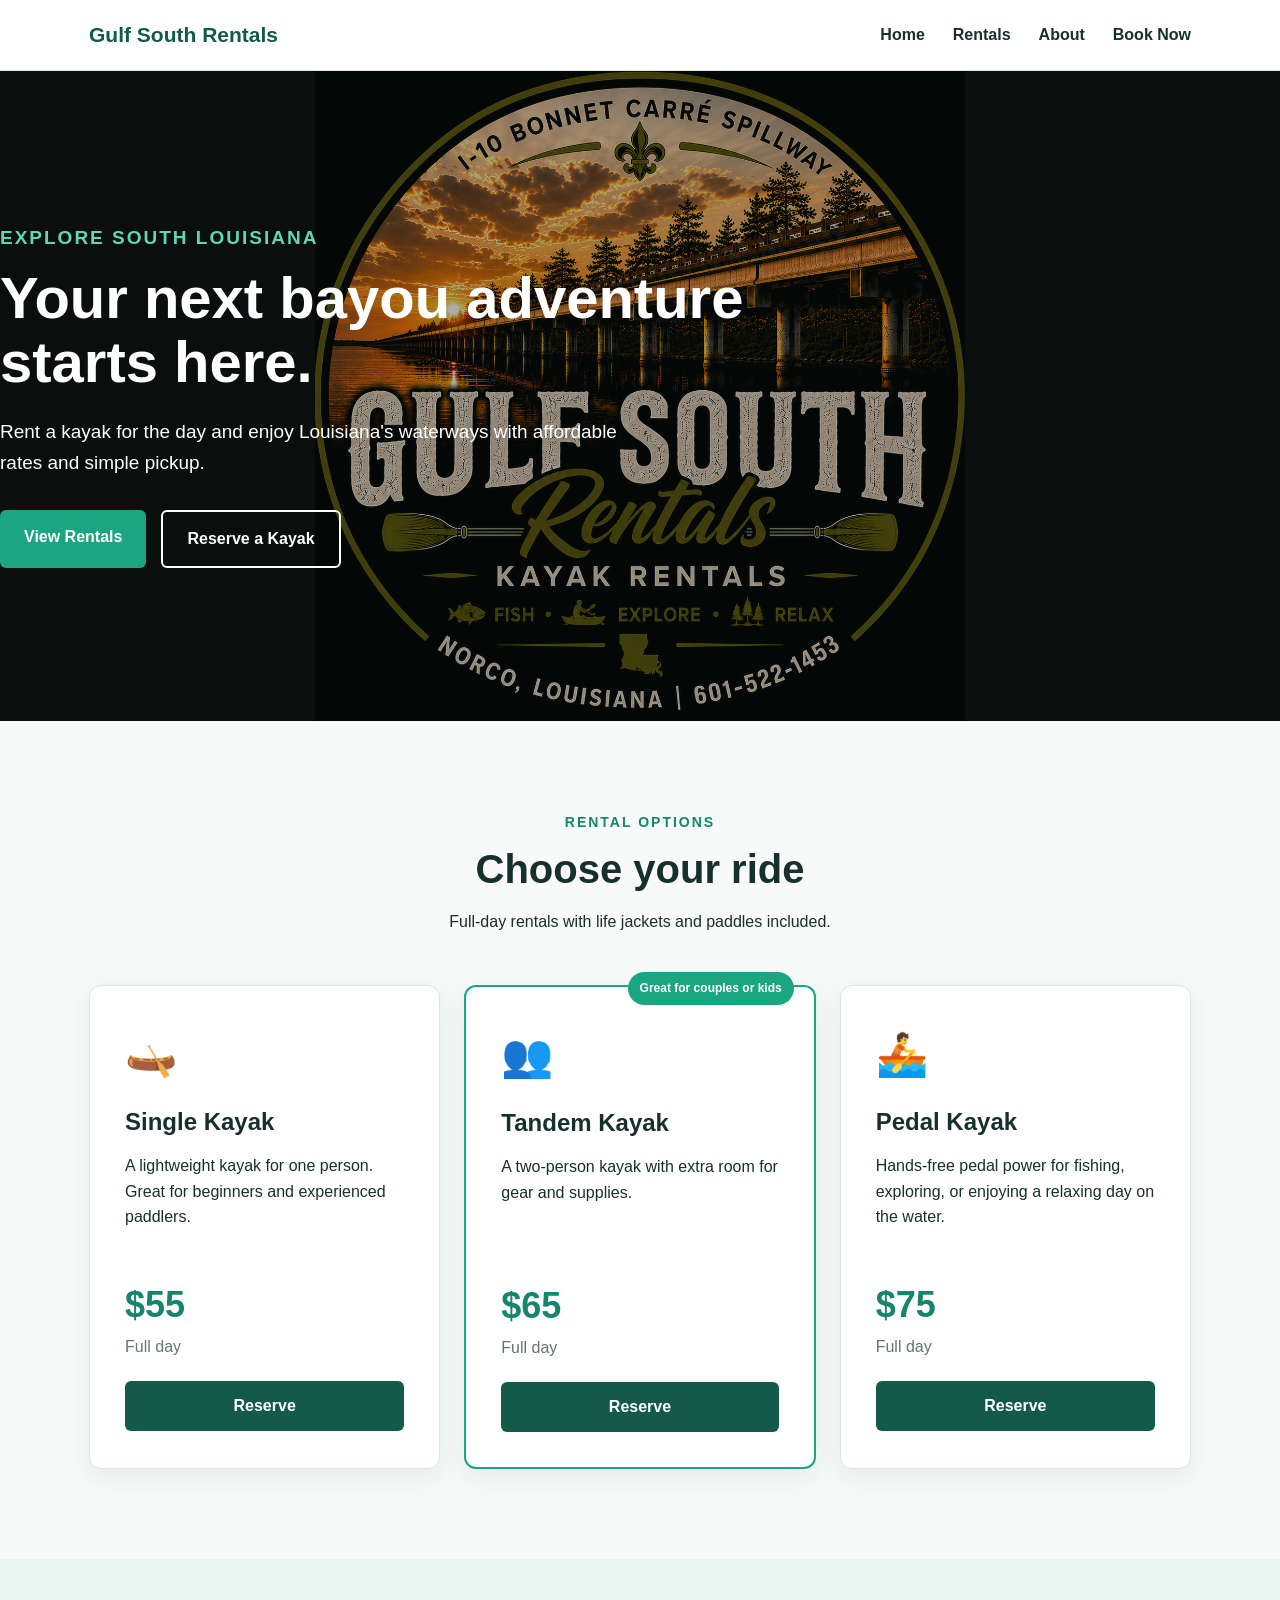
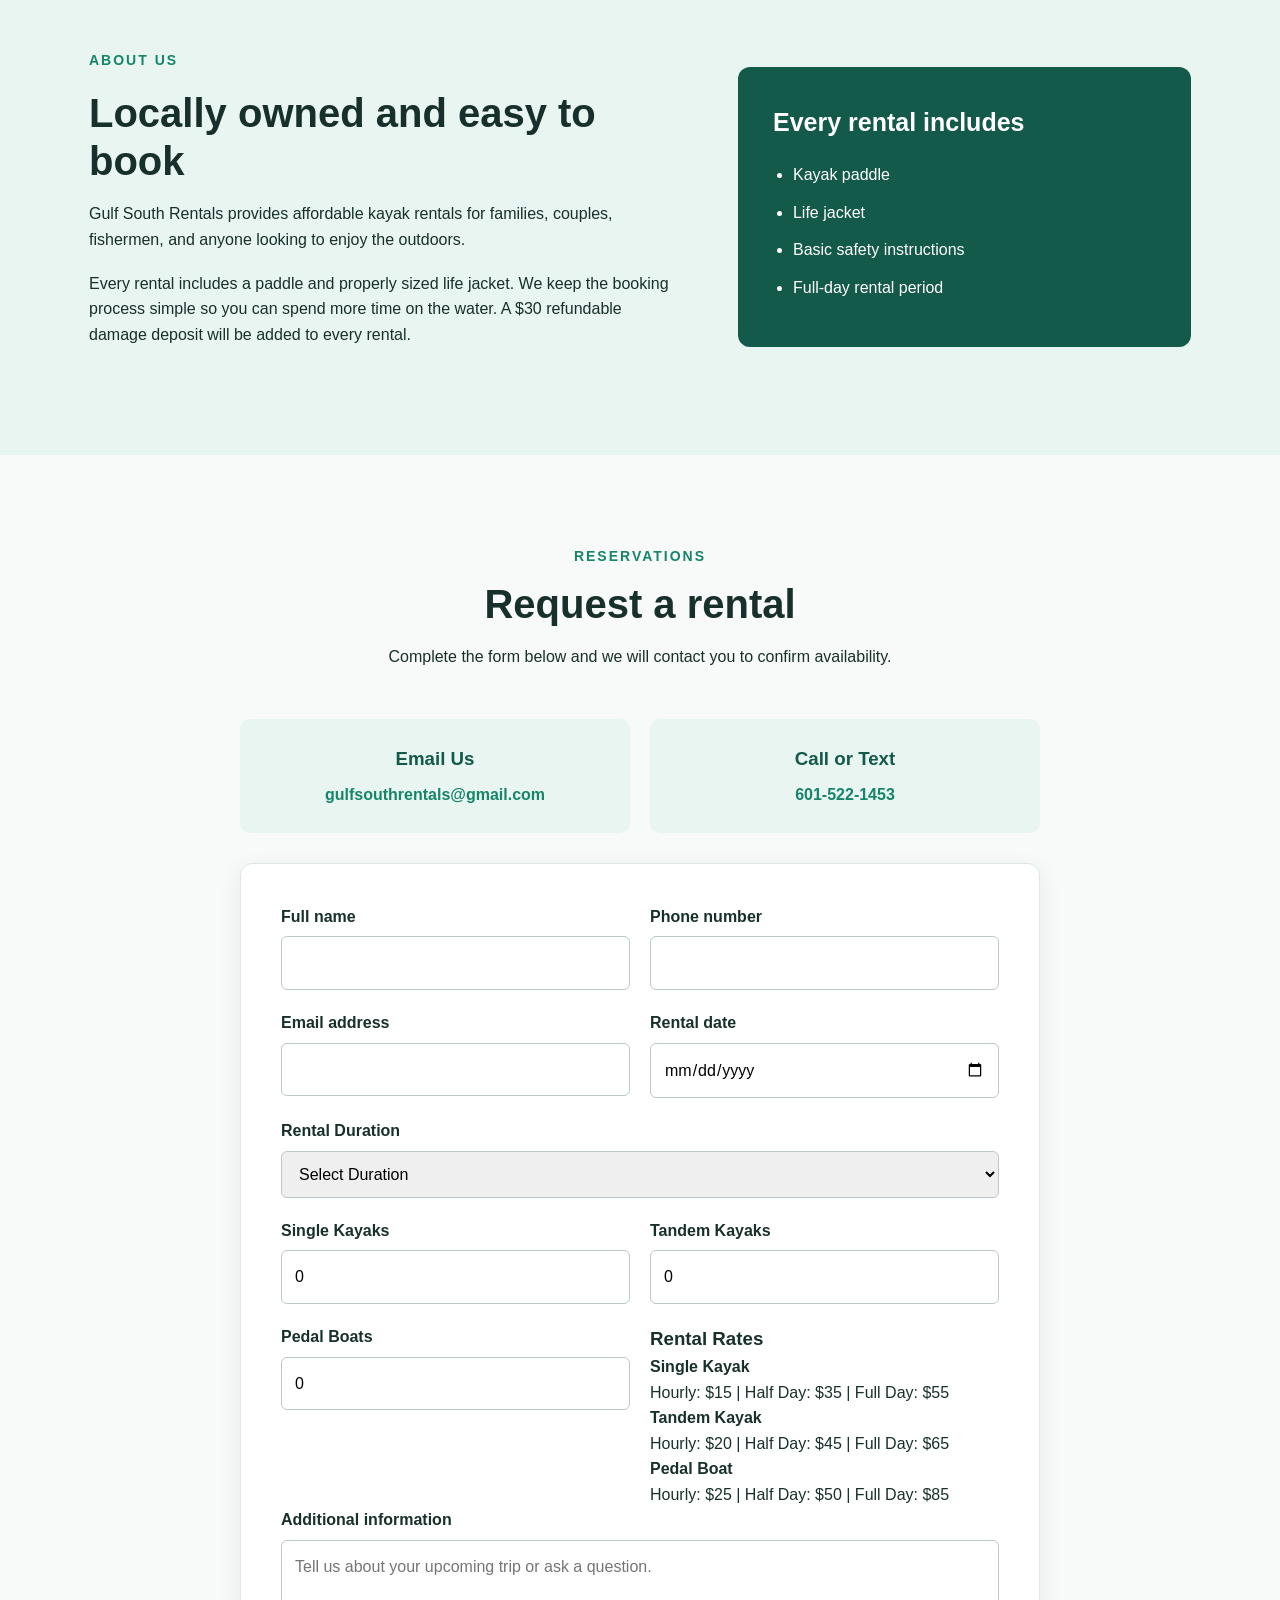
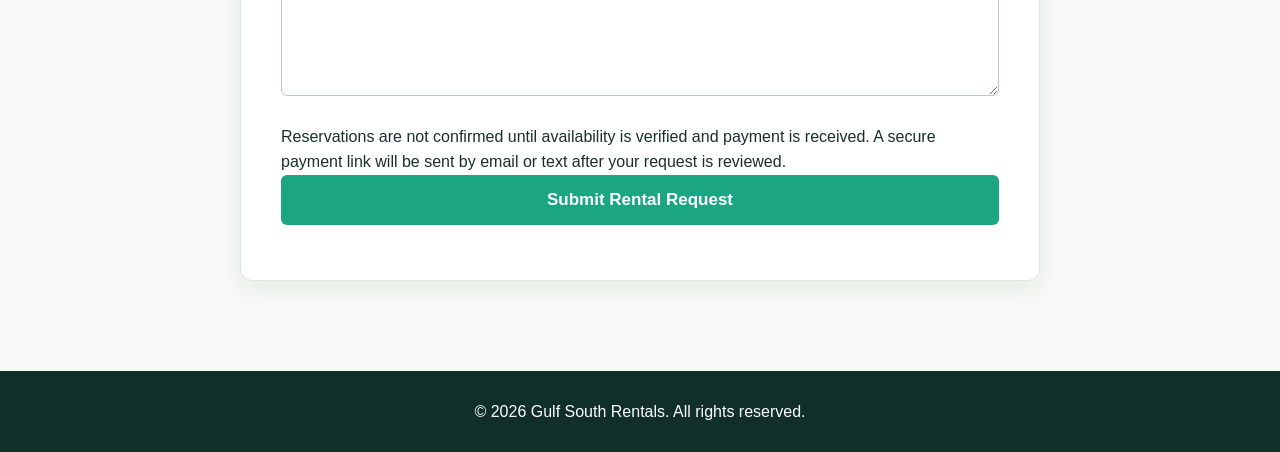
<file: index.html>
<!DOCTYPE html>
<html lang="en">
<head>
    <meta charset="UTF-8">

    <meta
        name="viewport"
        content="width=device-width, initial-scale=1.0"
    >

    <meta
        name="description"
        content="Affordable kayak rentals in South Louisiana."
    >

    <title>Gulf South Kayak Rentals</title>
<link rel="icon" type="image/png" href="logo.png.png">
    <link rel="stylesheet" href="style.css">
</head>

<body>

    <header>
        <nav class="navbar">
            <div class="logo">Gulf South Rentals</div>

            <button
                class="menu-button"
                id="menuButton"
                aria-label="Open navigation menu"
            >
                ☰
            </button>

            <div class="nav-links" id="navLinks">
                <a href="#home">Home</a>
                <a href="#rentals">Rentals</a>
                <a href="#about">About</a>
                <a href="#contact">Book Now</a>
            </div>
        </nav>
    </header>

    <main>

        <section class="hero" id="home">
            <div class="hero-content">
                <p class="small-heading">Explore South Louisiana</p>

                <h1>Your next bayou adventure starts here.</h1>

                <p>
                    Rent a kayak for the day and enjoy Louisiana's waterways
                    with affordable rates and simple pickup.
                </p>

                <div class="hero-buttons">
                    <a href="#rentals" class="button primary-button">
                        View Rentals
                    </a>

                    <a href="#contact" class="button secondary-button">
                        Reserve a Kayak
                    </a>
                </div>
            </div>
        </section>

        <section class="section" id="rentals">
            <div class="section-heading">
                <p class="small-heading">Rental Options</p>
                <h2>Choose your ride</h2>
                <p>
                    Full-day rentals with life jackets and paddles included.
                </p>
            </div>

            <div class="rental-grid">

                <article class="rental-card">
                    <div class="rental-icon">🛶</div>
                    <h3>Single Kayak</h3>
                    <p>
                        A lightweight kayak for one person. Great for beginners
                        and experienced paddlers.
                    </p>
                    <div class="price">$55</div>
                    <span>Full day</span>
                    <a href="#contact" class="card-button">Reserve</a>
                </article>

                <article class="rental-card featured-card">
                    <div class="popular-label">Great for couples or kids</div>
                    <div class="rental-icon">👥</div>
                    <h3>Tandem Kayak</h3>
                    <p>
                        A two-person kayak with extra room for gear and supplies.
                    </p>
                    <div class="price">$65</div>
                    <span>Full day</span>
                    <a href="#contact" class="card-button">Reserve</a>
                </article>

                <article class="rental-card">
                    <div class="rental-icon">🚣</div>
                    <h3>Pedal Kayak</h3>
                    <p>
                        Hands-free pedal power for fishing, exploring, or
                        enjoying a relaxing day on the water.
                    </p>
                    <div class="price">$75</div>
                    <span>Full day</span>
                    <a href="#contact" class="card-button">Reserve</a>
                </article>

            </div>
        </section>

        <section class="about-section" id="about">
            <div class="about-content">
                <div>
                    <p class="small-heading">About Us</p>
                    <h2>Locally owned and easy to book</h2>

                    <p>
                        Gulf South Rentals provides affordable kayak rentals
                        for families, couples, fishermen, and anyone looking
                        to enjoy the outdoors.
                    </p>

                    <p>
                        Every rental includes a paddle and properly sized life
                        jacket. We keep the booking process simple so you can
                        spend more time on the water. A $30 refundable damage deposit will be added to every rental.
                    </p>
                </div>

                <div class="included-box">
                    <h3>Every rental includes</h3>

                    <ul>
                        <li>Kayak paddle</li>
                        <li>Life jacket</li>
                        <li>Basic safety instructions</li>
                        <li>Full-day rental period</li>
                    </ul>
                </div>
            </div>
        </section>

        <section class="section" id="contact">
            <div class="section-heading">
                <p class="small-heading">Reservations</p>
                <h2>Request a rental</h2>
                <p>
                    Complete the form below and we will contact you to confirm
                    availability.
                </p>
            </div>
	<div class="contact-details">
    <div class="contact-item">
        <h3>Email Us</h3>
        <a href="mailto:gulfsouthrentals@gmail.com">
            gulfsouthrentals@gmail.com
        </a>
    </div>

    <div class="contact-item">
        <h3>Call or Text</h3>
        <a href="tel:+16015221453">
            601-522-1453
        </a>
    </div>
</div>

            <form
		class="booking-form"
		id="bookingForm"
		action="https://formspree.io/f/meeyajbb"
		method="post"
>
				
	<input
    type="hidden"
    name="_next"
    value="https://gulfsouthrentalsllc.com/waiver.html"
>

<input
    type="hidden"
    name="_replyto"
    value="gulfsouthrentals@gmail.com"
>


                <div class="form-row">
                    <div class="form-group">
                        <label for="name">Full name</label>
                        <input
                            type="text"
                            id="name"
                            name="name"
                            required
                        >
                    </div>

                    <div class="form-group">
                        <label for="phone">Phone number</label>
                        <input
                            type="tel"
                            id="phone"
                            name="phone"
                            required
                        >
                    </div>
                </div>

                <div class="form-row">
                    <div class="form-group">
                        <label for="email">Email address</label>
                        <input
                            type="email"
                            id="email"
                            name="email"
                            required
                        >
                    </div>

                    <div class="form-group">
                        <label for="rentalDate">Rental date</label>
                        <input
                            type="date"
                            id="rentalDate"
                            name="rentalDate"
                            required
                        >
                    </div>
                </div>
<!-- Rental Duration -->

<div class="form-group">
    <label for="rentalType">Rental Duration</label>

    <select id="rentalType" name="rentalType" required>
        <option value="">Select Duration</option>
        <option value="Hourly">Hourly</option>
        <option value="Half Day">Half Day</option>
        <option value="Full Day">Full Day</option>
    </select>
</div>

<!-- Kayak Quantities -->

<div class="form-row">

    <div class="form-group">
        <label>Single Kayaks</label>
        <input
            type="number"
            name="singleKayaks"
            min="0"
            value="0"
        >
    </div>

    <div class="form-group">
        <label>Tandem Kayaks</label>
        <input
            type="number"
            name="tandemKayaks"
            min="0"
            value="0"
        >
    </div>

</div>

<div class="form-row">

    <div class="form-group">
        <label>Pedal Boats</label>
        <input
            type="number"
            name="pedalBoats"
            min="0"
            value="0"
        >
    </div>
<div class="pricing-info">
    <h3>Rental Rates</h3>

    <p>
        <strong>Single Kayak</strong><br>
        Hourly: $15 | Half Day: $35 | Full Day: $55
    </p>

    <p>
        <strong>Tandem Kayak</strong><br>
        Hourly: $20 | Half Day: $45 | Full Day: $65
    </p>

    <p>
        <strong>Pedal Boat</strong><br>
        Hourly: $25 | Half Day: $50 | Full Day: $85
    </p>
</div>
</div>
               
                    </div>
                </div>

                <div class="form-group">
                    <label for="message">Additional information</label>

                    <textarea
                        id="message"
                        name="message"
                        rows="5"
                        placeholder="Tell us about your upcoming trip or ask a question."
                    ></textarea>
                </div>
<p class="reservation-notice">
Reservations are not confirmed until availability is verified and payment is received.
A secure payment link will be sent by email or text after your request is reviewed.
</p>
                <button type="submit" class="submit-button">
                    Submit Rental Request
                </button>

                <p class="form-message" id="formMessage"></p>
            </form>
        </section>

    </main>

    <footer>
        <p>
            © <span id="currentYear"></span> Gulf South Rentals.
            All rights reserved.
        </p>
    </footer>

    <script src="script.js.js?v=3"></script>
</body>
</html>
</file>
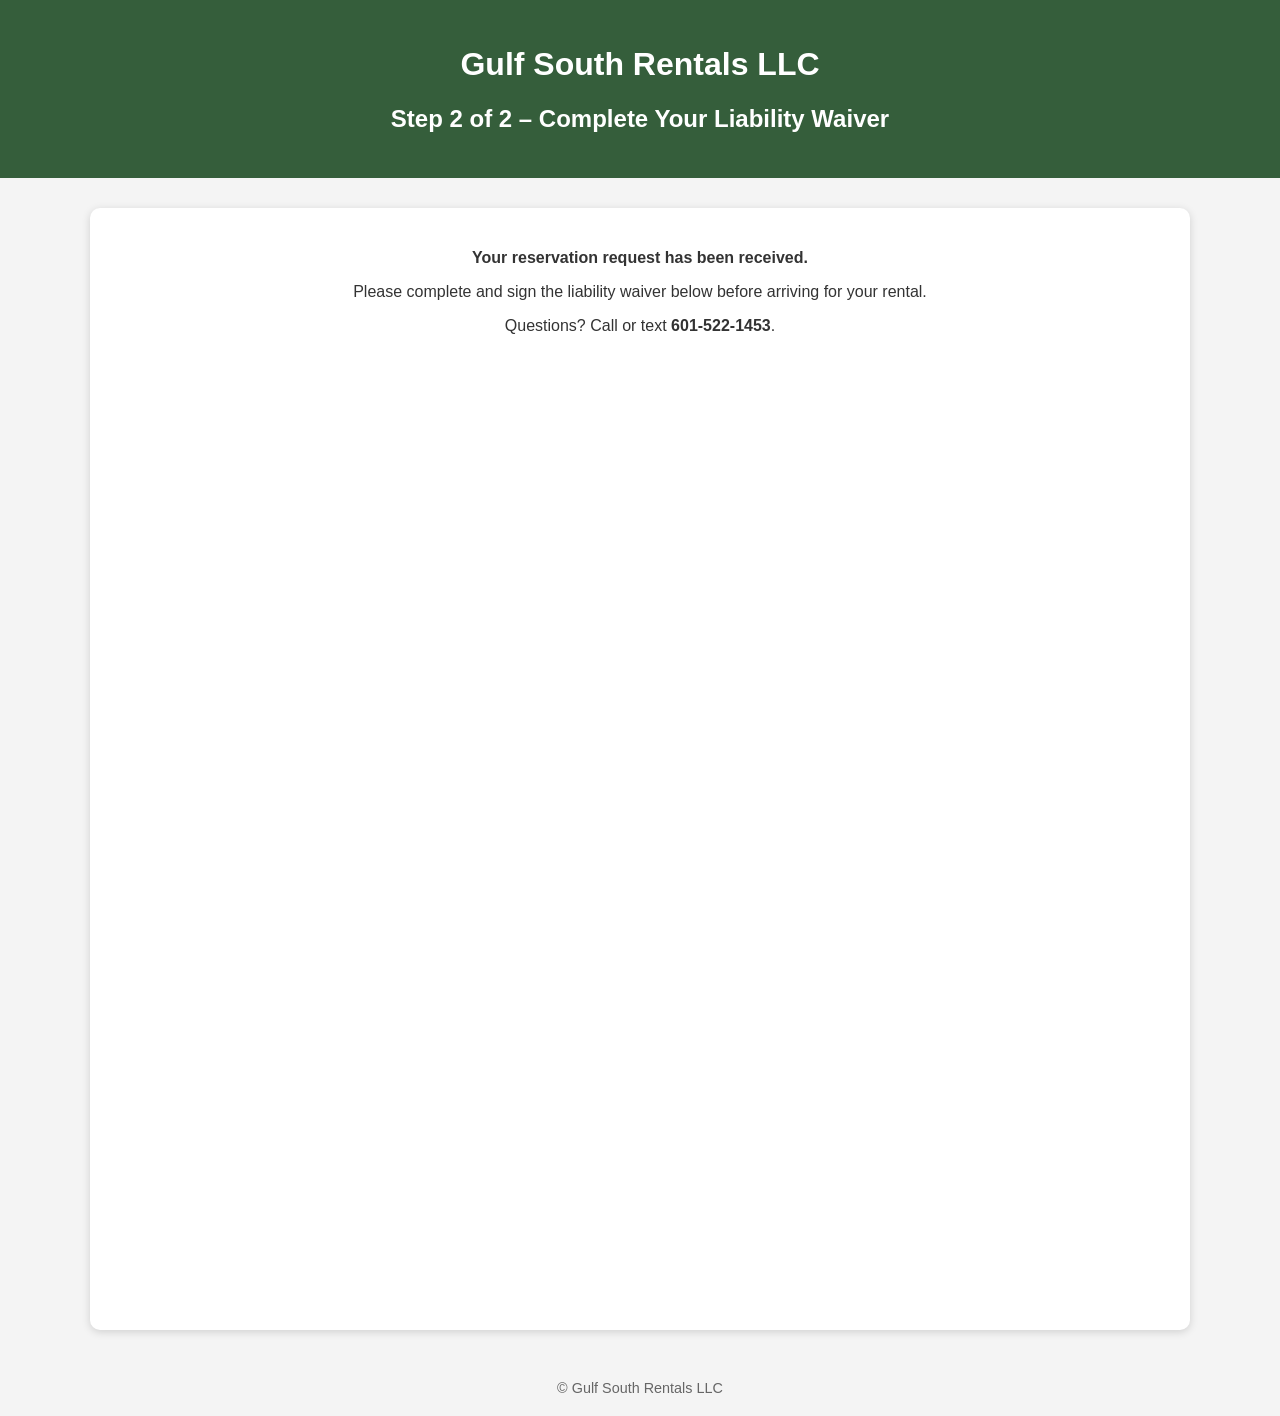
<file: waiver.html>
<!DOCTYPE html>
<html lang="en">
<head>
<meta charset="UTF-8">
<meta name="viewport" content="width=device-width, initial-scale=1.0">
<title>Gulf South Rentals | Liability Waiver</title>

<style>
body{
    margin:0;
    font-family:Arial,Helvetica,sans-serif;
    background:#f4f4f4;
    color:#333;
}

header{
    background:#355E3B;
    color:white;
    text-align:center;
    padding:25px;
}

.container{
    max-width:1100px;
    margin:30px auto;
    background:white;
    border-radius:10px;
    box-shadow:0 2px 8px rgba(0,0,0,.15);
    overflow:hidden;
}

.message{
    padding:25px;
    text-align:center;
}

iframe{
    width:100%;
    height:950px;
    border:none;
}

footer{
    text-align:center;
    padding:20px;
    font-size:.9em;
    color:#666;
}
</style>

</head>

<body>

<header>
    <h1>Gulf South Rentals LLC</h1>
    <h2>Step 2 of 2 – Complete Your Liability Waiver</h2>
</header>

<div class="container">

<div class="message">

<p><strong>Your reservation request has been received.</strong></p>

<p>Please complete and sign the liability waiver below before arriving for your rental.</p>

<p>Questions? Call or text <strong>601-522-1453</strong>.</p>

</div>

<iframe
src="https://na5.documents.adobe.com/public/esignWidget?wid=CBFCIBAA3AAABLblqZhDet6WSIIbva0MWavfwZaei_wMn_qY1syE40LVhJ7GbHn84Z-yyGuwH5Z2J7pBIVSo*&hosted=false">
</iframe>

</div>

<footer>
© Gulf South Rentals LLC
</footer>

</body>
</html>
</file>
<file: style.css>
* {
    box-sizing: border-box;
    margin: 0;
    padding: 0;
}

html {
    scroll-behavior: smooth;
}

body {
    font-family: Arial, Helvetica, sans-serif;
    color: #18302b;
    background-color: #f7faf8;
    line-height: 1.6;
}

header {
    background-color: #ffffff;
    position: sticky;
    top: 0;
    z-index: 1000;
    border-bottom: 1px solid #dce7e2;
}

.navbar {
    max-width: 1150px;
    margin: auto;
    padding: 18px 24px;
    display: flex;
    align-items: center;
    justify-content: space-between;
}

.logo {
    font-size: 21px;
    font-weight: bold;
    color: #145a4a;
}

.nav-links {
    display: flex;
    gap: 28px;
}

.nav-links a {
    color: #18302b;
    text-decoration: none;
    font-weight: bold;
}

.nav-links a:hover {
    color: #16856b;
}

.menu-button {
    display: none;
    border: none;
    background: none;
    font-size: 28px;
    cursor: pointer;
}

.hero {
    min-height: 650px;
    display: flex;
    align-items: center;

    background-image:
        linear-gradient(
            rgba(10, 20, 18, 0.35),
            rgba(10, 20, 18, 0.35)
        ),
        url("logo.png.png");

    background-position: center;
    background-size: contain;
    background-repeat: no-repeat;
    background-color: #0b0b0b;

    color: #ffffff;
}

}

.hero-content {
    max-width: 1150px;
    width: 100%;
    margin: auto;
    padding: 80px 24px;
}

.hero-content h1 {
    max-width: 750px;
    font-size: 58px;
    line-height: 1.1;
    margin-bottom: 24px;
}

.hero-content p {
    max-width: 650px;
    font-size: 19px;
}

.small-heading {
    color: #63d4b6;
    font-size: 14px;
    font-weight: bold;
    letter-spacing: 2px;
    text-transform: uppercase;
    margin-bottom: 12px;
}

.hero-buttons {
    margin-top: 32px;
    display: flex;
    gap: 15px;
    flex-wrap: wrap;
}

.button {
    display: inline-block;
    padding: 14px 24px;
    border-radius: 6px;
    text-decoration: none;
    font-weight: bold;
}

.primary-button {
    background-color: #1ca582;
    color: #ffffff;
}

.primary-button:hover {
    background-color: #16856b;
}

.secondary-button {
    border: 2px solid #ffffff;
    color: #ffffff;
}

.secondary-button:hover {
    background-color: #ffffff;
    color: #145a4a;
}

.section {
    max-width: 1150px;
    margin: auto;
    padding: 90px 24px;
}

.section-heading {
    max-width: 650px;
    margin: 0 auto 50px;
    text-align: center;
}

.section-heading h2,
.about-content h2 {
    font-size: 40px;
    line-height: 1.2;
    margin-bottom: 16px;
}

.section-heading .small-heading,
.about-content .small-heading {
    color: #16856b;
}

.rental-grid {
    display: grid;
    grid-template-columns: repeat(3, 1fr);
    gap: 24px;
}

.rental-card {
    position: relative;
    padding: 35px;
    background-color: #ffffff;
    border: 1px solid #dce7e2;
    border-radius: 12px;
    box-shadow: 0 8px 24px rgba(24, 48, 43, 0.08);
}

.featured-card {
    border: 2px solid #1ca582;
}

.popular-label {
    position: absolute;
    top: -15px;
    right: 20px;
    padding: 7px 12px;
    border-radius: 20px;
    background-color: #1ca582;
    color: #ffffff;
    font-size: 12px;
    font-weight: bold;
}

.rental-icon {
    font-size: 42px;
    margin-bottom: 15px;
}

.rental-card h3 {
    font-size: 24px;
    margin-bottom: 12px;
}

.rental-card p {
    min-height: 105px;
}

.price {
    margin-top: 18px;
    font-size: 36px;
    font-weight: bold;
    color: #16856b;
}

.rental-card span {
    display: block;
    margin-bottom: 22px;
    color: #65756f;
}

.card-button {
    display: block;
    padding: 12px;
    border-radius: 6px;
    background-color: #145a4a;
    color: #ffffff;
    text-align: center;
    text-decoration: none;
    font-weight: bold;
}

.card-button:hover {
    background-color: #16856b;
}

.about-section {
    background-color: #e8f5f1;
}

.about-content {
    max-width: 1150px;
    margin: auto;
    padding: 90px 24px;
    display: grid;
    grid-template-columns: 1.3fr 1fr;
    gap: 60px;
    align-items: center;
}

.about-content p {
    margin-bottom: 18px;
}

.included-box {
    padding: 35px;
    border-radius: 12px;
    background-color: #145a4a;
    color: #ffffff;
}

.included-box h3 {
    margin-bottom: 20px;
    font-size: 25px;
}

.included-box ul {
    padding-left: 20px;
}

.included-box li {
    margin-bottom: 12px;
}

.booking-form {
    max-width: 800px;
    margin: auto;
    padding: 40px;
    border-radius: 12px;
    background-color: #ffffff;
    border: 1px solid #dce7e2;
    box-shadow: 0 8px 24px rgba(24, 48, 43, 0.08);
}

.form-row {
    display: grid;
    grid-template-columns: 1fr 1fr;
    gap: 20px;
}

.form-group {
    margin-bottom: 20px;
}

.form-group label {
    display: block;
    margin-bottom: 7px;
    font-weight: bold;
}

.form-group input,
.form-group select,
.form-group textarea {
    width: 100%;
    padding: 13px;
    border: 1px solid #b9c9c3;
    border-radius: 6px;
    font: inherit;
}

.form-group input:focus,
.form-group select:focus,
.form-group textarea:focus {
    outline: 2px solid #63d4b6;
    border-color: #16856b;
}

.submit-button {
    width: 100%;
    padding: 15px;
    border: none;
    border-radius: 6px;
    background-color: #1ca582;
    color: #ffffff;
    font-size: 17px;
    font-weight: bold;
    cursor: pointer;
}

.submit-button:hover {
    background-color: #16856b;
}

.form-message {
    margin-top: 15px;
    text-align: center;
    font-weight: bold;
}

footer {
    padding: 28px 20px;
    background-color: #102f28;
    color: #ffffff;
    text-align: center;
}

@media (max-width: 800px) {
    .menu-button {
        display: block;
    }

    .nav-links {
        display: none;
        position: absolute;
        top: 72px;
        left: 0;
        width: 100%;
        padding: 20px;
        background-color: #ffffff;
        flex-direction: column;
        gap: 15px;
        border-bottom: 1px solid #dce7e2;
    }

    .nav-links.show {
        display: flex;
    }

    .hero {
        min-height: 560px;
    }

    .hero-content h1 {
        font-size: 41px;
    }

    .rental-grid {
        grid-template-columns: 1fr;
    }

    .about-content {
        grid-template-columns: 1fr;
    }

    .form-row {
        grid-template-columns: 1fr;
        gap: 0;
    }
}

@media (max-width: 500px) {
    .hero-content h1 {
        font-size: 34px;
    }

    .section-heading h2,
    .about-content h2 {
        font-size: 32px;
    }

    .booking-form {
        padding: 25px 18px;
    }

    .rental-card {
        padding: 28px 22px;
    }
}

.contact-details {
    max-width: 800px;
    margin: 0 auto 30px;
    display: grid;
    grid-template-columns: 1fr 1fr;
    gap: 20px;
}

.contact-item {
    padding: 25px;
    background-color: #e8f5f1;
    border-radius: 10px;
    text-align: center;
}

.contact-item h3 {
    margin-bottom: 8px;
    color: #145a4a;
}

.contact-item a {
    color: #16856b;
    font-weight: bold;
    text-decoration: none;
}

.contact-item a:hover {
    text-decoration: underline;
}

@media (max-width: 600px) {
    .contact-details {
        grid-template-columns: 1fr;
    }
}
</file>
